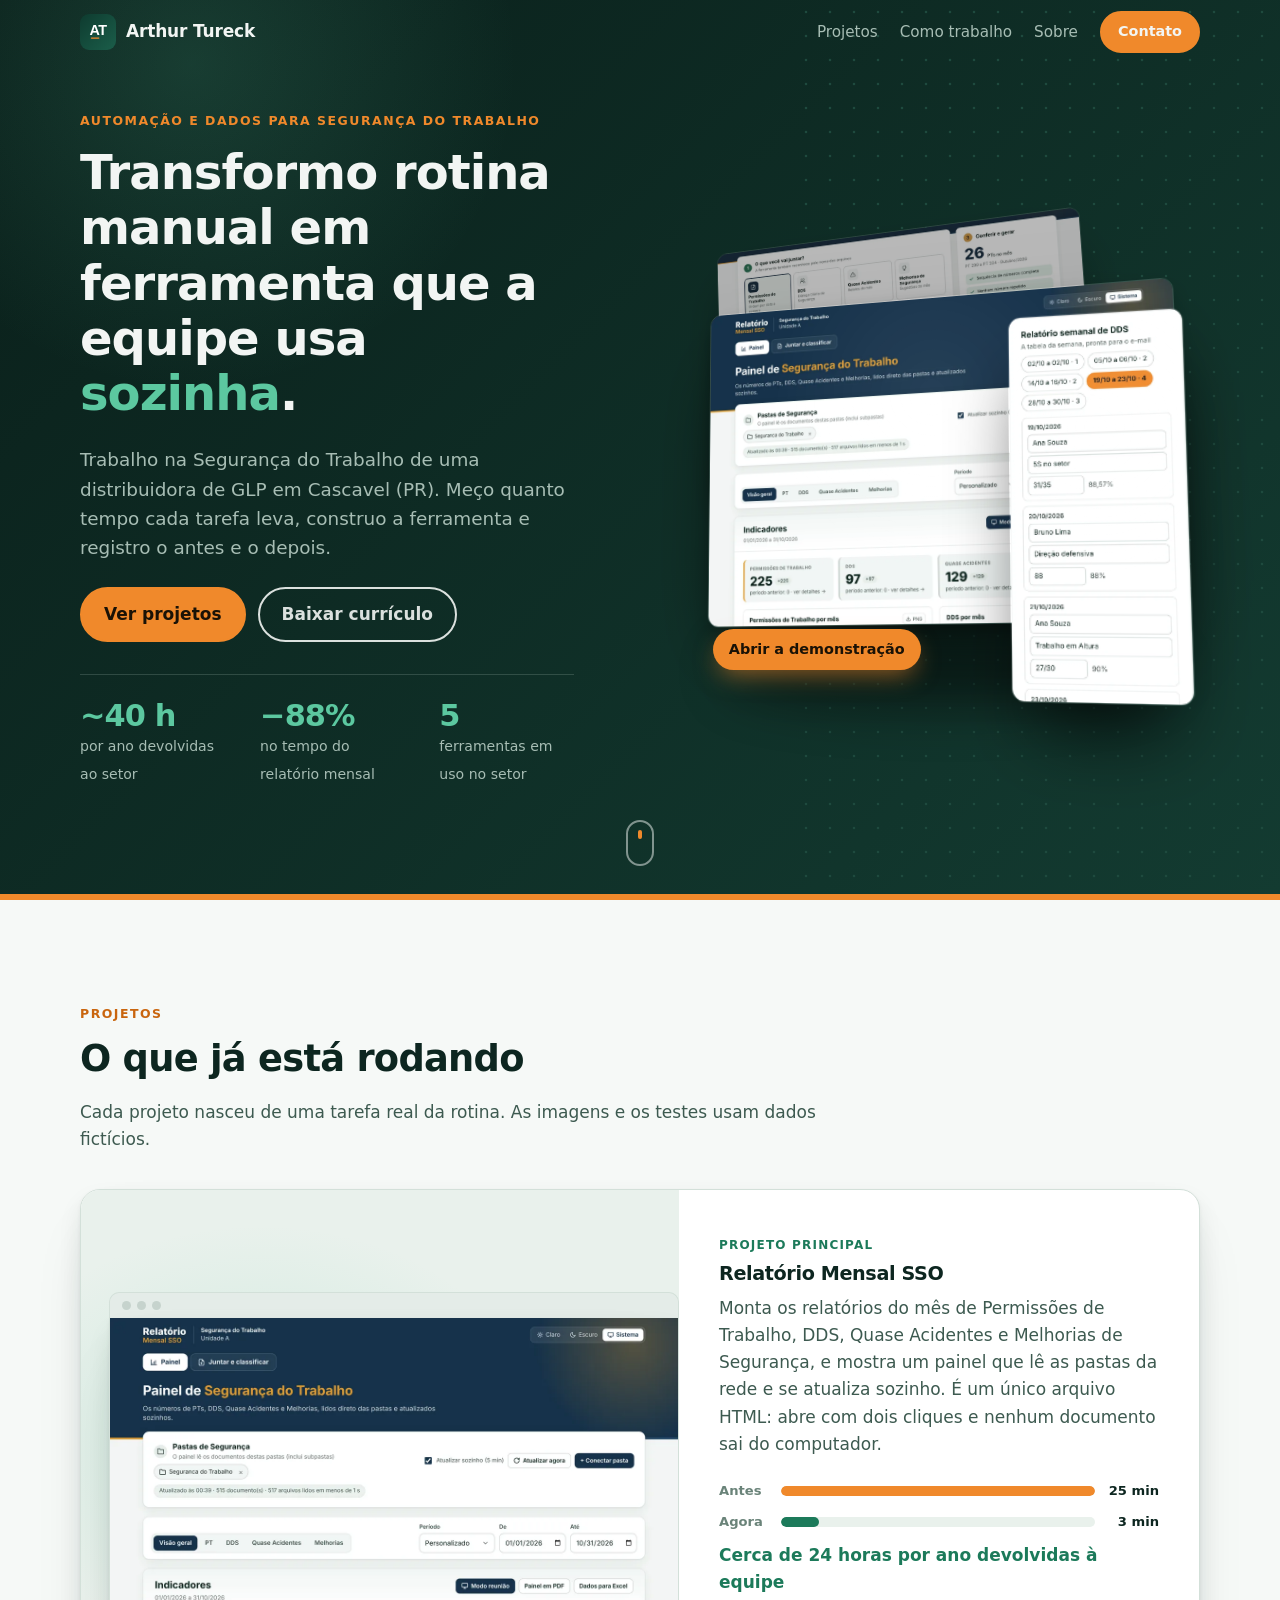
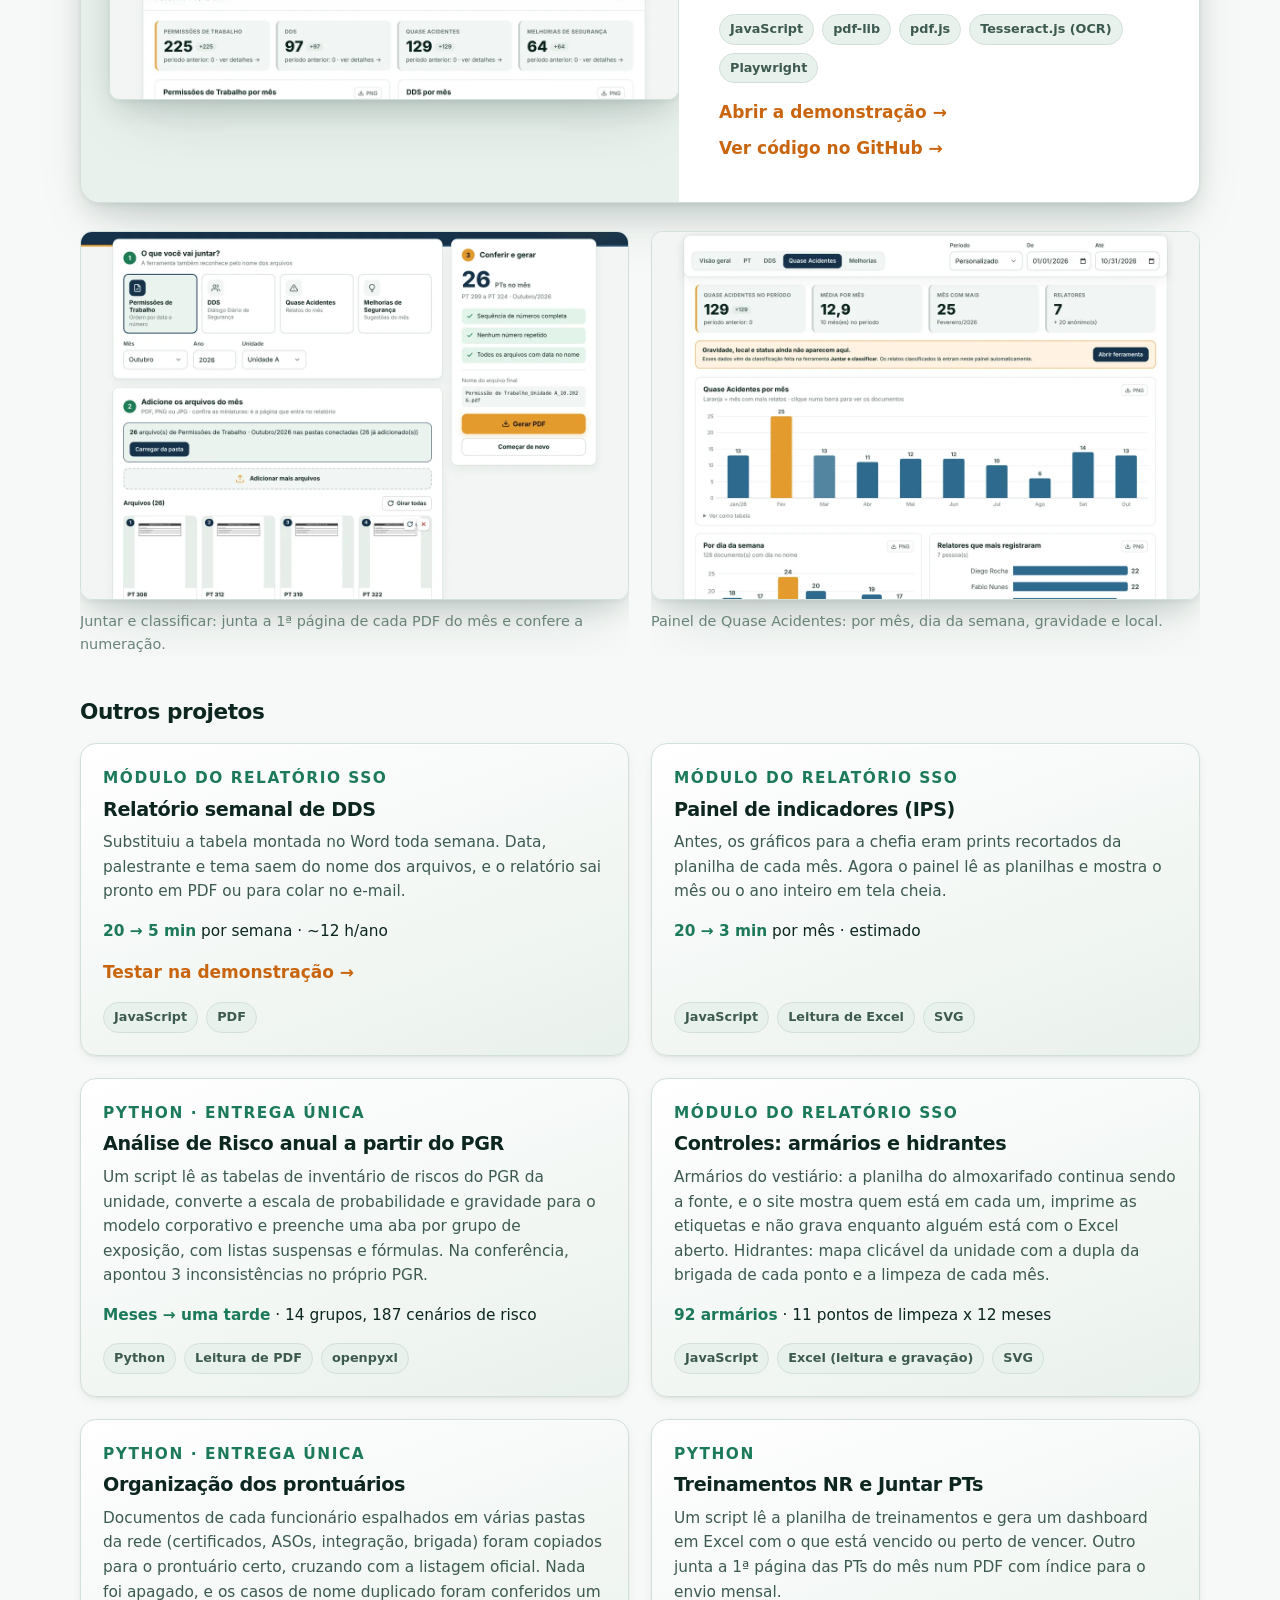
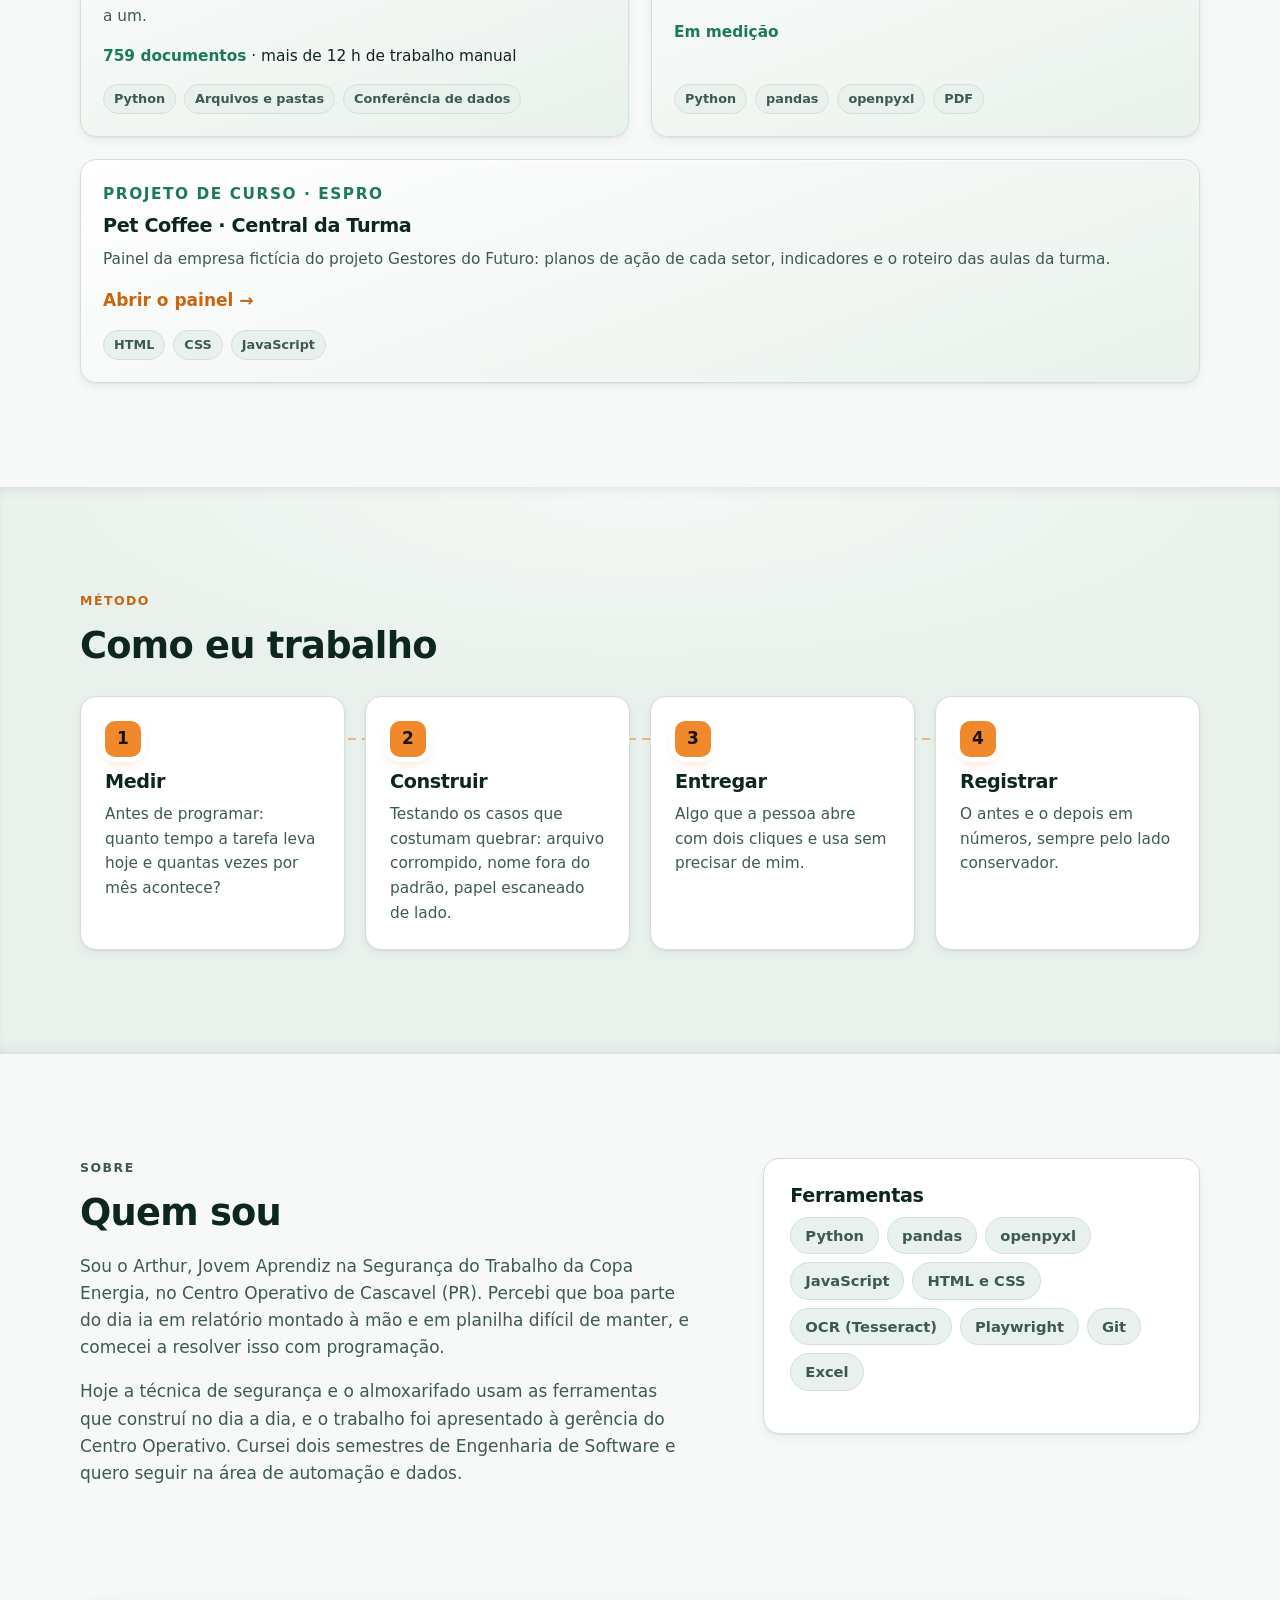
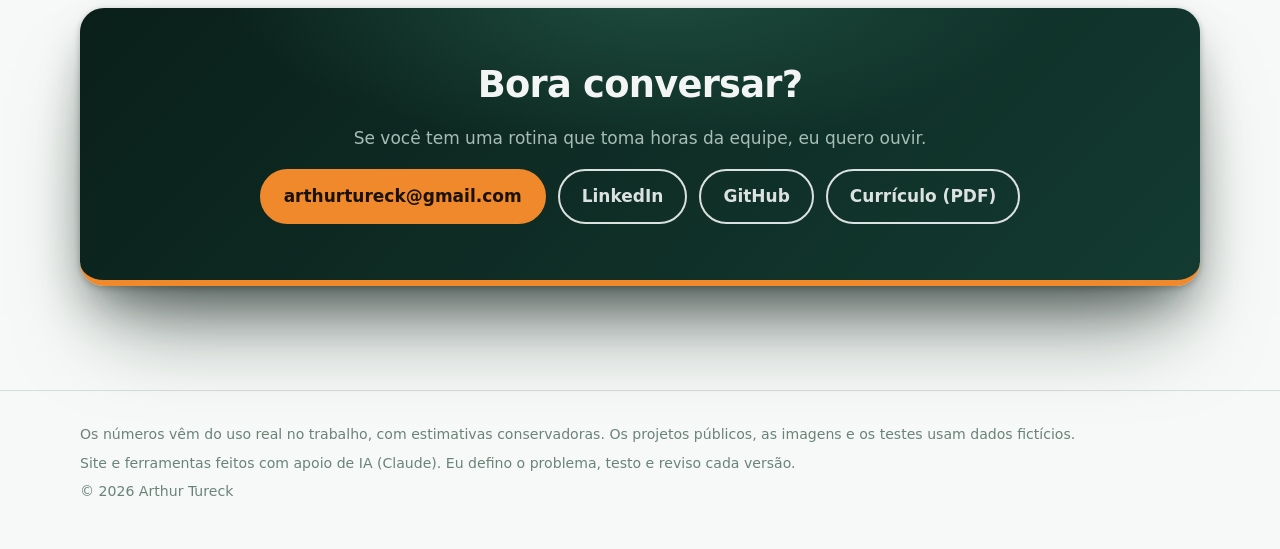
<file: index.html>
<!DOCTYPE html>
<html lang="pt-BR">
<head>
  <meta charset="utf-8">
  <meta name="viewport" content="width=device-width, initial-scale=1">
  <title>Arthur Tureck · Automação e dados para Segurança do Trabalho</title>
  <meta name="description" content="Automatizo rotinas de Segurança do Trabalho com Python e JavaScript. Cerca de 40 horas por ano devolvidas ao setor, com números conservadores.">
  <meta name="theme-color" content="#0A1F1A">
  <link rel="canonical" href="https://arthurtureck.dev.br/">
  <link rel="icon" href="assets/avatar.svg" type="image/svg+xml">
  <meta property="og:title" content="Arthur Tureck · Automação e dados para Segurança do Trabalho">
  <meta property="og:description" content="Ferramentas que tiram horas de trabalho manual da rotina de SSO, com o antes e o depois medidos.">
  <meta property="og:url" content="https://arthurtureck.dev.br/">
  <meta property="og:type" content="website">
  <meta property="og:image" content="https://arthurtureck.dev.br/assets/img/painel-visao-geral.webp">
  <script>document.documentElement.classList.add("js")</script>
  <link rel="stylesheet" href="style.css?v=5">
  <script src="script.js?v=3" defer></script>
</head>
<body>
  <a class="pular" href="#conteudo">Pular para o conteúdo</a>
  <div class="progresso" aria-hidden="true"><span></span></div>

  <header class="topo">
    <div class="largura topo-linha">
      <a class="marca" href="#inicio" aria-label="Início">
        <img src="assets/avatar.svg" alt="" width="36" height="36">
        <span>Arthur Tureck</span>
      </a>
      <nav aria-label="Principal">
        <a href="#projetos">Projetos</a>
        <a href="#como">Como trabalho</a>
        <a href="#sobre">Sobre</a>
        <a class="botao botao-pequeno" href="#contato">Contato</a>
      </nav>
    </div>
  </header>

  <main id="conteudo">
    <section class="hero" id="inicio">
      <div class="largura hero-grade">
        <div class="hero-texto">
          <p class="sobretitulo">Automação e dados para Segurança do Trabalho</p>
          <h1>Transformo rotina manual em ferramenta que a equipe usa <span class="destaque">sozinha</span>.</h1>
          <p class="lead">Trabalho na Segurança do Trabalho de uma distribuidora de GLP em Cascavel (PR). Meço quanto tempo cada tarefa leva, construo a ferramenta e registro o antes e o depois.</p>
          <div class="acoes">
            <a class="botao" href="#projetos">Ver projetos</a>
            <a class="botao botao-fantasma" href="assets/Curriculo-Arthur-Tureck.pdf" download>Baixar currículo</a>
          </div>
          <ul class="numeros" aria-label="Impacto em números">
            <li><strong>~<span data-contar="40">40</span> h</strong><span>por ano devolvidas ao setor</span></li>
            <li><strong>−<span data-contar="88">88</span>%</strong><span>no tempo do relatório mensal</span></li>
            <li><strong><span data-contar="5">5</span></strong><span>ferramentas em uso no setor</span></li>
          </ul>
        </div>
        <a class="pilha" href="demo/relatorio-mensal-sso.html?demo" aria-label="Abrir a demonstração do Relatório Mensal SSO">
          <span class="pilha-chao" aria-hidden="true"></span>
          <span class="pilha-cena">
            <img class="folha f1" src="assets/img/ferramenta-juntar.webp" alt="" width="1200" height="806">
            <img class="folha f2" src="assets/img/painel-visao-geral.webp" alt="Painel do Relatório Mensal SSO com dados fictícios" width="1200" height="806">
            <span class="brilho b2" aria-hidden="true"></span>
            <img class="folha f3" src="assets/img/relatorio-semanal-dds.webp" alt="" width="510" height="1120">
            <span class="brilho b3" aria-hidden="true"></span>
          </span>
          <span class="pilha-selo">Abrir a demonstração</span>
        </a>
      </div>
      <a class="rolar" href="#projetos" aria-label="Ir para os projetos"><span></span></a>
    </section>

    <section class="secao" id="projetos" aria-labelledby="t-projetos">
      <div class="largura">
        <p class="sobretitulo" data-revelar>Projetos</p>
        <h2 id="t-projetos" data-revelar>O que já está rodando</h2>
        <p class="secao-lead" data-revelar>Cada projeto nasceu de uma tarefa real da rotina. As imagens e os testes usam dados fictícios.</p>

        <article class="projeto projeto-destaque" data-revelar>
          <figure class="projeto-img">
            <div class="janela"><div class="janela-barra" aria-hidden="true"><i></i><i></i><i></i></div>
            <img src="assets/img/painel-visao-geral.webp" alt="Painel do Relatório Mensal SSO com gráficos do ano, usando dados fictícios" width="1200" height="806" loading="lazy"></div>
          </figure>
          <div class="projeto-texto">
            <p class="etiqueta">Projeto principal</p>
            <h3>Relatório Mensal SSO</h3>
            <p>Monta os relatórios do mês de Permissões de Trabalho, DDS, Quase Acidentes e Melhorias de Segurança, e mostra um painel que lê as pastas da rede e se atualiza sozinho. É um único arquivo HTML: abre com dois cliques e nenhum documento sai do computador.</p>
            <div class="barras" role="img" aria-label="Tempo por relatório: antes 25 minutos, agora 3 minutos">
              <div class="barra"><span class="rotulo">Antes</span><span class="trilho"><span class="enchimento antes" style="--v:1"></span></span><span class="valor">25 min</span></div>
              <div class="barra"><span class="rotulo">Agora</span><span class="trilho"><span class="enchimento agora" style="--v:.12"></span></span><span class="valor">3 min</span></div>
            </div>
            <p class="ganho">Cerca de 24 horas por ano devolvidas à equipe</p>
            <ul class="tags" aria-label="Tecnologias">
              <li>JavaScript</li><li>pdf-lib</li><li>pdf.js</li><li>Tesseract.js (OCR)</li><li>Playwright</li>
            </ul>
            <div class="links-projeto">
              <a class="link-seta" href="demo/relatorio-mensal-sso.html?demo">Abrir a demonstração</a>
              <a class="link-seta" href="https://github.com/ArthurTureck/relatorio-mensal-sso" rel="noopener">Ver código no GitHub</a>
            </div>
          </div>
        </article>

        <div class="galeria">
          <figure data-revelar>
            <img src="assets/img/ferramenta-juntar.webp" alt="Ferramenta Juntar e classificar, com dados fictícios" width="1200" height="806" loading="lazy">
            <figcaption>Juntar e classificar: junta a 1ª página de cada PDF do mês e confere a numeração.</figcaption>
          </figure>
          <figure data-revelar>
            <img src="assets/img/painel-quase-acidentes.webp" alt="Painel de Quase Acidentes por mês e gravidade, com dados fictícios" width="1200" height="806" loading="lazy">
            <figcaption>Painel de Quase Acidentes: por mês, dia da semana, gravidade e local.</figcaption>
          </figure>
        </div>

        <h3 class="subtitulo-cartoes" data-revelar>Outros projetos</h3>

        <div class="cartoes">
          <article class="cartao" data-revelar>
            <div class="cartao-corpo">
              <p class="etiqueta">Módulo do Relatório SSO</p>
              <h3>Relatório semanal de DDS</h3>
              <p>Substituiu a tabela montada no Word toda semana. Data, palestrante e tema saem do nome dos arquivos, e o relatório sai pronto em PDF ou para colar no e-mail.</p>
              <p class="numero-cartao"><strong>20 → 5 min</strong> por semana · ~12 h/ano</p>
              <a class="link-seta" href="demo/relatorio-mensal-sso.html?demo">Testar na demonstração</a>
              <ul class="tags"><li>JavaScript</li><li>PDF</li></ul>
            </div>
          </article>

          <article class="cartao" data-revelar>
            <div class="cartao-corpo">
              <p class="etiqueta">Módulo do Relatório SSO</p>
              <h3>Painel de indicadores (IPS)</h3>
              <p>Antes, os gráficos para a chefia eram prints recortados da planilha de cada mês. Agora o painel lê as planilhas e mostra o mês ou o ano inteiro em tela cheia.</p>
              <p class="numero-cartao"><strong>20 → 3 min</strong> por mês · estimado</p>
              <ul class="tags"><li>JavaScript</li><li>Leitura de Excel</li><li>SVG</li></ul>
            </div>
          </article>

          <article class="cartao" data-revelar>
            <div class="cartao-corpo">
              <p class="etiqueta">Python · entrega única</p>
              <h3>Análise de Risco anual a partir do PGR</h3>
              <p>Um script lê as tabelas de inventário de riscos do PGR da unidade, converte a escala de probabilidade e gravidade para o modelo corporativo e preenche uma aba por grupo de exposição, com listas suspensas e fórmulas. Na conferência, apontou 3 inconsistências no próprio PGR.</p>
              <p class="numero-cartao"><strong>Meses → uma tarde</strong> · 14 grupos, 187 cenários de risco</p>
              <ul class="tags"><li>Python</li><li>Leitura de PDF</li><li>openpyxl</li></ul>
            </div>
          </article>

          <article class="cartao" data-revelar>
            <div class="cartao-corpo">
              <p class="etiqueta">Módulo do Relatório SSO</p>
              <h3>Controles: armários e hidrantes</h3>
              <p>Armários do vestiário: a planilha do almoxarifado continua sendo a fonte, e o site mostra quem está em cada um, imprime as etiquetas e não grava enquanto alguém está com o Excel aberto. Hidrantes: mapa clicável da unidade com a dupla da brigada de cada ponto e a limpeza de cada mês.</p>
              <p class="numero-cartao"><strong>92 armários</strong> · 11 pontos de limpeza x 12 meses</p>
              <ul class="tags"><li>JavaScript</li><li>Excel (leitura e gravação)</li><li>SVG</li></ul>
            </div>
          </article>

          <article class="cartao" data-revelar>
            <div class="cartao-corpo">
              <p class="etiqueta">Python · entrega única</p>
              <h3>Organização dos prontuários</h3>
              <p>Documentos de cada funcionário espalhados em várias pastas da rede (certificados, ASOs, integração, brigada) foram copiados para o prontuário certo, cruzando com a listagem oficial. Nada foi apagado, e os casos de nome duplicado foram conferidos um a um.</p>
              <p class="numero-cartao"><strong>759 documentos</strong> · mais de 12 h de trabalho manual</p>
              <ul class="tags"><li>Python</li><li>Arquivos e pastas</li><li>Conferência de dados</li></ul>
            </div>
          </article>

          <article class="cartao" data-revelar>
            <div class="cartao-corpo">
              <p class="etiqueta">Python</p>
              <h3>Treinamentos NR e Juntar PTs</h3>
              <p>Um script lê a planilha de treinamentos e gera um dashboard em Excel com o que está vencido ou perto de vencer. Outro junta a 1ª página das PTs do mês num PDF com índice para o envio mensal.</p>
              <p class="numero-cartao"><strong>Em medição</strong></p>
              <ul class="tags"><li>Python</li><li>pandas</li><li>openpyxl</li><li>PDF</li></ul>
            </div>
          </article>

          <article class="cartao cartao-largo" data-revelar>
            <div class="cartao-corpo">
              <p class="etiqueta">Projeto de curso · ESPRO</p>
              <h3>Pet Coffee · Central da Turma</h3>
              <p>Painel da empresa fictícia do projeto Gestores do Futuro: planos de ação de cada setor, indicadores e o roteiro das aulas da turma.</p>
              <a class="link-seta" href="https://petcoffee.arthurtureck.dev.br/">Abrir o painel</a>
              <ul class="tags"><li>HTML</li><li>CSS</li><li>JavaScript</li></ul>
            </div>
          </article>
        </div>
      </div>
    </section>

    <section class="secao secao-alt" id="como" aria-labelledby="t-como">
      <div class="largura">
        <p class="sobretitulo" data-revelar>Método</p>
        <h2 id="t-como" data-revelar>Como eu trabalho</h2>
        <ol class="passos">
          <li data-revelar><span>1</span><h3>Medir</h3><p>Antes de programar: quanto tempo a tarefa leva hoje e quantas vezes por mês acontece?</p></li>
          <li data-revelar><span>2</span><h3>Construir</h3><p>Testando os casos que costumam quebrar: arquivo corrompido, nome fora do padrão, papel escaneado de lado.</p></li>
          <li data-revelar><span>3</span><h3>Entregar</h3><p>Algo que a pessoa abre com dois cliques e usa sem precisar de mim.</p></li>
          <li data-revelar><span>4</span><h3>Registrar</h3><p>O antes e o depois em números, sempre pelo lado conservador.</p></li>
        </ol>
      </div>
    </section>

    <section class="secao" id="sobre" aria-labelledby="t-sobre">
      <div class="largura sobre-grade">
        <div class="sobre-texto" data-revelar>
          <p class="sobretitulo" data-revelar>Sobre</p>
          <h2 id="t-sobre" data-revelar>Quem sou</h2>
          <p>Sou o Arthur, Jovem Aprendiz na Segurança do Trabalho da Copa Energia, no Centro Operativo de Cascavel (PR). Percebi que boa parte do dia ia em relatório montado à mão e em planilha difícil de manter, e comecei a resolver isso com programação.</p>
          <p>Hoje a técnica de segurança e o almoxarifado usam as ferramentas que construí no dia a dia, e o trabalho foi apresentado à gerência do Centro Operativo. Cursei dois semestres de Engenharia de Software e quero seguir na área de automação e dados.</p>
        </div>
        <div class="ferramentas" data-revelar>
          <h3>Ferramentas</h3>
          <ul class="tags tags-grandes">
            <li>Python</li><li>pandas</li><li>openpyxl</li><li>JavaScript</li><li>HTML e CSS</li><li>OCR (Tesseract)</li><li>Playwright</li><li>Git</li><li>Excel</li>
          </ul>
        </div>
      </div>
    </section>

    <section class="contato" id="contato" aria-labelledby="t-contato">
      <div class="largura contato-caixa" data-revelar>
        <h2 id="t-contato">Bora conversar?</h2>
        <p>Se você tem uma rotina que toma horas da equipe, eu quero ouvir.</p>
        <div class="acoes">
          <a class="botao" href="mailto:arthurtureck@gmail.com">arthurtureck@gmail.com</a>
          <a class="botao botao-fantasma" href="https://www.linkedin.com/in/arthur-tureck-86b317287/" rel="noopener">LinkedIn</a>
          <a class="botao botao-fantasma" href="https://github.com/ArthurTureck" rel="noopener">GitHub</a>
          <a class="botao botao-fantasma" href="assets/Curriculo-Arthur-Tureck.pdf" download>Currículo (PDF)</a>
        </div>
      </div>
    </section>
  </main>

  <footer class="rodape">
    <div class="largura">
      <p>Os números vêm do uso real no trabalho, com estimativas conservadoras. Os projetos públicos, as imagens e os testes usam dados fictícios.</p>
      <p>Site e ferramentas feitos com apoio de IA (Claude). Eu defino o problema, testo e reviso cada versão.</p>
      <p>© <span id="ano">2026</span> Arthur Tureck</p>
    </div>
  </footer>
</body>
</html>
</file>
<file: style.css>
/* Arthur Tureck · portfólio
   Paleta própria (a mesma do GitHub): verde-escuro, laranja e menta. */
:root {
  --fundo: #F6F9F7;
  --fundo-alt: #E9F1EC;
  --cartao: #FFFFFF;
  --borda: #D3E0D9;
  --texto: #0D2620;
  --suave: #3D5A50;
  --fraco: #6A8379;
  --laranja: #C9650E;
  --laranja-forte: #F0892B;
  --menta: #1C7A5A;
  --hero-1: #0A1F1A;
  --hero-2: #133B31;
  --hero-texto: #F2F5F3;
  --hero-suave: #A7BDB4;
  --raio: 16px;
  --sombra: 0 1px 2px rgba(13, 38, 32, .06), 0 8px 24px rgba(13, 38, 32, .06);
  --fonte: 'Inter', 'Segoe UI', system-ui, -apple-system, 'Helvetica Neue', Arial, sans-serif;
  color-scheme: light dark;
}
@media (prefers-color-scheme: dark) {
  :root {
    --fundo: #0A1F1A;
    --fundo-alt: #0F2A23;
    --cartao: #0F2A23;
    --borda: #1F4A3E;
    --texto: #F2F5F3;
    --suave: #A7BDB4;
    --fraco: #6E8A80;
    --laranja: #F0892B;
    --menta: #5CC8A0;
    --sombra: none;
  }
}

* { box-sizing: border-box; }
html { scroll-behavior: smooth; scroll-padding-top: 64px; }
@media (prefers-reduced-motion: reduce) { html { scroll-behavior: auto; } }
body {
  margin: 0;
  background: var(--fundo);
  color: var(--texto);
  font-family: var(--fonte);
  font-size: 17px;
  line-height: 1.6;
  -webkit-font-smoothing: antialiased;
}
img { max-width: 100%; display: block; }
a { color: inherit; }
h1, h2, h3 { line-height: 1.15; letter-spacing: -0.02em; margin: 0 0 .5em; }
h1 { font-size: clamp(2rem, 4.6vw, 3.4rem); font-weight: 800; }
h2 { font-size: clamp(1.6rem, 3vw, 2.3rem); font-weight: 800; }
h3 { font-size: 1.2rem; font-weight: 700; }
p { margin: 0 0 1em; }

.largura { width: min(1120px, 100% - 40px); margin-inline: auto; }
.pular { position: absolute; left: -999px; top: 8px; background: var(--laranja-forte); color: #111; padding: 8px 14px; border-radius: 8px; z-index: 10; }
.pular:focus { left: 12px; }
:focus-visible { outline: 3px solid var(--laranja-forte); outline-offset: 3px; border-radius: 6px; }

/* Topo */
.topo {
  position: fixed; top: 0; left: 0; right: 0; z-index: 5;
  background: transparent;
  border-bottom: 1px solid transparent;
  color: var(--hero-texto);
  transition: background .3s ease, border-color .3s ease, box-shadow .3s ease;
}
.topo.rolado, html:not(.js) .topo {
  background: color-mix(in srgb, var(--hero-1) 90%, transparent);
  backdrop-filter: blur(12px);
  border-bottom-color: #1F4A3E;
  box-shadow: 0 6px 24px rgba(0, 0, 0, .18);
}
.topo-linha { transition: height .3s ease; }
.topo.rolado .topo-linha { height: 56px; }
nav a.ativo { color: var(--hero-texto); }
nav a:not(.botao) { position: relative; }
nav a:not(.botao)::after {
  content: ""; position: absolute; left: 0; right: 0; bottom: -6px; height: 2px; border-radius: 2px;
  background: var(--laranja-forte); transform: scaleX(0); transition: transform .25s ease;
}
nav a.ativo::after, nav a:not(.botao):hover::after { transform: scaleX(1); }

/* Barra de progresso da leitura */
.progresso { position: fixed; top: 0; left: 0; right: 0; height: 3px; z-index: 6; pointer-events: none; }
.progresso span { display: block; height: 100%; background: var(--laranja-forte); transform-origin: left; transform: scaleX(0); }
.topo-linha { display: flex; align-items: center; justify-content: space-between; height: 64px; gap: 16px; }
.marca { display: flex; align-items: center; gap: 10px; font-weight: 800; text-decoration: none; letter-spacing: -0.01em; }
.marca img { border-radius: 9px; }
nav { display: flex; align-items: center; gap: 22px; font-size: .95rem; }
nav a { text-decoration: none; color: var(--hero-suave); }
nav a:hover { color: var(--hero-texto); }
@media (max-width: 640px) { nav a:not(.botao) { display: none; } }

/* Botões */
.botao {
  display: inline-flex; align-items: center; justify-content: center;
  padding: 12px 22px; border-radius: 999px;
  background: var(--laranja-forte); color: #1A1206;
  font-weight: 700; text-decoration: none; border: 2px solid var(--laranja-forte);
  transition: transform .15s ease, background .15s ease;
}
.botao:hover { transform: translateY(-1px); background: #F59C47; }
.botao-pequeno { padding: 7px 16px; font-size: .9rem; }
nav .botao { color: #1A1206; }
.botao-fantasma { background: transparent; color: inherit; border-color: currentColor; opacity: .9; }
.botao-fantasma:hover { background: rgba(255, 255, 255, .08); }
.acoes { display: flex; flex-wrap: wrap; gap: 12px; margin-top: 8px; }

/* Hero */
.hero {
  position: relative; overflow: hidden;
  background: linear-gradient(135deg, var(--hero-1), var(--hero-2));
  color: var(--hero-texto);
  min-height: 100svh; display: flex; align-items: center;
  padding: 120px 0 96px;
  border-bottom: 6px solid var(--laranja-forte);
}
.hero::before {
  content: ""; position: absolute; width: 60vmax; height: 60vmax; left: -15vmax; top: -25vmax;
  background: radial-gradient(circle, rgba(92, 200, 160, .16), transparent 60%);
  transform: translateY(calc(var(--desloca, 0px) * .6)); pointer-events: none;
  animation: respira 9s ease-in-out infinite alternate;
}
@keyframes respira { to { transform: translate(6vmax, calc(var(--desloca, 0px) * .6 + 4vmax)) scale(1.1); } }
.hero-texto, .numeros { transform: translateY(calc(var(--desloca, 0px) * -.25)); opacity: var(--some, 1); }
.hero::after {
  content: ""; position: absolute; top: 0; right: 0; bottom: 0; width: 38%;
  background-image: radial-gradient(#1E4A3E 1.4px, transparent 1.6px);
  background-size: 24px 24px; pointer-events: none;
  transform: translateY(calc(var(--desloca, 0px) * .4));
}
.rolar {
  position: absolute; left: 50%; bottom: 28px; translate: -50% 0; z-index: 1;
  width: 28px; height: 46px; border: 2px solid rgba(242, 245, 243, .5); border-radius: 16px;
  opacity: var(--some, 1);
}
.rolar span {
  position: absolute; left: 50%; top: 8px; width: 4px; height: 9px; margin-left: -2px; border-radius: 2px;
  background: var(--laranja-forte); animation: rola 1.8s ease-in-out infinite;
}
@keyframes rola { 0% { opacity: 0; transform: translateY(0); } 30% { opacity: 1; } 100% { opacity: 0; transform: translateY(16px); } }
.hero > .largura { position: relative; z-index: 1; }
.hero-grade { display: grid; grid-template-columns: 1.35fr 1fr; gap: clamp(32px, 6vw, 72px); align-items: center; }
@media (max-width: 860px) { .hero-grade { grid-template-columns: 1fr; } }
.sobretitulo { text-transform: uppercase; letter-spacing: .12em; font-size: .78rem; font-weight: 700; color: var(--laranja); margin-bottom: 14px; }
.hero .sobretitulo { color: var(--laranja-forte); }
.destaque { color: #5CC8A0; }
.lead { font-size: 1.15rem; color: var(--hero-suave); max-width: 38em; margin-bottom: 24px; }
.hero .botao-fantasma { color: var(--hero-texto); }

.numeros { list-style: none; margin: 0; padding: 0; display: grid; gap: 14px; }
.numeros li {
  background: rgba(15, 42, 35, .75); border: 1px solid #1F4A3E; border-radius: var(--raio);
  padding: 18px 22px; display: grid; grid-template-columns: auto 1fr; align-items: center; gap: 18px;
}
.numeros strong { font-size: 2.2rem; font-weight: 800; letter-spacing: -0.03em; color: #5CC8A0; min-width: 3.6ch; }
.numeros li > span { color: var(--hero-suave); font-size: .98rem; line-height: 1.4; }

/* Seções */
.secao { padding: clamp(64px, 9vw, 104px) 0; }
.secao-alt { background: var(--fundo-alt); }
.secao-lead { color: var(--suave); max-width: 44em; margin-bottom: 36px; }

/* Projeto em destaque */
.projeto {
  display: grid; grid-template-columns: 1.15fr 1fr; gap: 0;
  background: var(--cartao); border: 1px solid var(--borda); border-radius: calc(var(--raio) + 4px);
  overflow: hidden; box-shadow: var(--sombra); margin-bottom: 28px;
}
@media (max-width: 900px) { .projeto { grid-template-columns: 1fr; } }
.projeto-img { margin: 0; background: var(--fundo-alt); display: flex; align-items: center; padding: 20px; }
.projeto-img img { border-radius: 10px; border: 1px solid var(--borda); }
.projeto-texto { padding: clamp(24px, 4vw, 40px); }
.projeto-texto p { color: var(--suave); }
.etiqueta { display: inline-block; font-size: .75rem; font-weight: 700; text-transform: uppercase; letter-spacing: .1em; color: var(--menta) !important; margin-bottom: 8px; }

.antes-depois { display: grid; grid-template-columns: repeat(3, 1fr); gap: 10px; margin: 20px 0; }
.antes-depois div { border: 1px solid var(--borda); border-radius: 12px; padding: 10px 14px; }
.antes-depois dt { font-size: .75rem; text-transform: uppercase; letter-spacing: .08em; color: var(--fraco); font-weight: 700; }
.antes-depois dd { margin: 2px 0 0; font-weight: 700; font-size: 1rem; }
.antes-depois div:nth-child(2) dd, .antes-depois div:nth-child(3) dd { color: var(--menta); }

.tags { list-style: none; padding: 0; margin: 0 0 16px; display: flex; flex-wrap: wrap; gap: 8px; }
.tags li { font-size: .8rem; font-weight: 600; padding: 4px 10px; border-radius: 999px; background: var(--fundo-alt); border: 1px solid var(--borda); color: var(--suave); }
.tags-grandes li { font-size: .92rem; padding: 6px 14px; }
.link-seta { font-weight: 700; color: var(--laranja); text-decoration: none; }
.link-seta::after { content: " →"; }
.links-projeto { display: flex; flex-wrap: wrap; gap: 8px 22px; }
.link-seta:hover { text-decoration: underline; }

/* Cartões */
.cartoes { display: grid; grid-template-columns: repeat(2, 1fr); gap: 22px; }
@media (max-width: 640px) { .cartoes { grid-template-columns: 1fr; } }
.cartao-largo { grid-column: 1 / -1; }
.cartao {
  background: var(--cartao); border: 1px solid var(--borda); border-radius: var(--raio);
  overflow: hidden; box-shadow: var(--sombra); display: flex; flex-direction: column;
}
.cartao { background: linear-gradient(160deg, var(--cartao), var(--fundo-alt)); }
.subtitulo-cartoes { margin: 44px 0 18px; font-size: 1.35rem; }
.galeria { display: grid; grid-template-columns: 1fr 1fr; gap: 22px; }
@media (max-width: 700px) { .galeria { grid-template-columns: 1fr; } }
.galeria figure { margin: 0; }
.galeria img { width: 100%; height: auto; border-radius: 12px; border: 1px solid var(--borda); box-shadow: var(--sombra); }
.galeria figcaption { font-size: .9rem; color: var(--fraco); margin-top: 10px; }
.projeto-img img { width: 100%; height: auto; }
.cartao-corpo { padding: 22px; display: flex; flex-direction: column; flex: 1; }
.cartao-corpo p { color: var(--suave); font-size: .96rem; }
.cartao-corpo .tags { margin-top: auto; margin-bottom: 0; }
.cartao-corpo .link-seta { margin-bottom: 16px; }
.numero-cartao { color: var(--texto) !important; }
.numero-cartao strong { color: var(--menta); }

/* Passos */
.passos { list-style: none; padding: 0; margin: 28px 0 0; display: grid; grid-template-columns: repeat(4, 1fr); gap: 20px; counter-reset: p; }
@media (max-width: 900px) { .passos { grid-template-columns: 1fr 1fr; } }
@media (max-width: 520px) { .passos { grid-template-columns: 1fr; } }
.passos li { background: var(--cartao); border: 1px solid var(--borda); border-radius: var(--raio); padding: 24px; }
.passos span {
  display: inline-grid; place-items: center; width: 36px; height: 36px; border-radius: 10px;
  background: var(--laranja-forte); color: #1A1206; font-weight: 800; margin-bottom: 14px;
}
.passos p { color: var(--suave); font-size: .96rem; margin: 0; }

/* Sobre */
.sobre-grade { display: grid; grid-template-columns: 1.4fr 1fr; gap: clamp(28px, 6vw, 72px); align-items: start; }
@media (max-width: 860px) { .sobre-grade { grid-template-columns: 1fr; } }
.sobre-grade p { color: var(--suave); }
.ferramentas { background: var(--cartao); border: 1px solid var(--borda); border-radius: var(--raio); padding: 26px; }

/* Contato */
.contato { padding: 0 0 clamp(64px, 9vw, 104px); }
.contato-caixa {
  background: linear-gradient(135deg, var(--hero-1), var(--hero-2)); color: var(--hero-texto);
  border-radius: calc(var(--raio) + 8px); padding: clamp(32px, 6vw, 56px); text-align: center;
  border-bottom: 6px solid var(--laranja-forte);
}
.contato-caixa p { color: var(--hero-suave); }
.contato-caixa .acoes { justify-content: center; }
.contato-caixa .botao-fantasma { color: var(--hero-texto); }

/* Rodapé */
.rodape { border-top: 1px solid var(--borda); padding: 32px 0 40px; font-size: .88rem; color: var(--fraco); }
.rodape p { margin: 0 0 6px; }

/* Entrada ao rolar */
.js [data-revelar] {
  opacity: 0; transform: translateY(28px);
  transition: opacity .7s cubic-bezier(.2, .7, .2, 1) var(--atraso, 0ms), transform .7s cubic-bezier(.2, .7, .2, 1) var(--atraso, 0ms);
}
.js [data-revelar].visivel { opacity: 1; transform: none; }
.hero .numeros li[data-revelar] { transform: translateX(28px); }
.hero .numeros li[data-revelar].visivel { transform: none; }

/* Interações dos cartões e imagens */
.cartao, .passos li, .projeto { transition: transform .25s ease, box-shadow .25s ease, border-color .25s ease; }
.js .cartao.visivel:hover, .js .passos li.visivel:hover { transform: translateY(-4px); border-color: var(--menta); box-shadow: 0 14px 34px rgba(13, 38, 32, .12); }
.projeto-img, .galeria figure { overflow: hidden; }
.projeto-img img, .galeria img { transition: transform .6s ease; }
.projeto:hover .projeto-img img, .galeria figure:hover img { transform: scale(1.03); }

/* Barras antes x agora */
.barras { display: grid; gap: 10px; margin: 22px 0 10px; }
.ganho { font-weight: 700; color: var(--menta) !important; margin-bottom: 18px; }
.barra { display: grid; grid-template-columns: 52px 1fr 54px; align-items: center; gap: 10px; font-size: .82rem; color: var(--fraco); font-weight: 600; }
.trilho { height: 10px; border-radius: 99px; background: var(--fundo-alt); overflow: hidden; }
.enchimento { display: block; height: 100%; border-radius: 99px; width: calc(var(--v) * 100%); transform-origin: left; }
.enchimento.antes { background: var(--laranja-forte); }
.enchimento.agora { background: var(--menta); }
.valor { text-align: right; color: var(--texto); }
.js .projeto .enchimento { transform: scaleX(0); transition: transform 1.1s cubic-bezier(.2, .7, .2, 1) .35s; }
.js .projeto.visivel .enchimento { transform: scaleX(1); }
.js .projeto.visivel .enchimento.agora { transition-delay: .7s; }

@media (prefers-reduced-motion: reduce) {
  .js [data-revelar], .hero .numeros li[data-revelar] { opacity: 1; transform: none; transition: none; }
  .hero::before, .rolar span { animation: none; }
  .js .projeto .enchimento { transform: none; transition: none; }
}

/* ===================== Profundidade (v2) =====================
   Três níveis de elevação com sombra verde (não cinza) e uma borda de luz no topo.
   A peça de destaque é a pilha de telas no hero: as ferramentas como folhas empilhadas. */
:root {
  --elev-1: 0 1px 0 rgba(255,255,255,.7) inset, 0 1px 2px rgba(10,40,32,.06), 0 4px 12px -2px rgba(10,40,32,.07);
  --elev-2: 0 1px 0 rgba(255,255,255,.8) inset, 0 2px 4px rgba(10,40,32,.05), 0 12px 28px -6px rgba(10,40,32,.14), 0 30px 60px -24px rgba(10,40,32,.18);
  --elev-3: 0 2px 6px rgba(4,20,15,.25), 0 24px 48px -12px rgba(4,20,15,.45), 0 60px 90px -30px rgba(4,20,15,.55);
}
@media (prefers-color-scheme: dark) {
  :root {
    --elev-1: 0 1px 0 rgba(255,255,255,.05) inset, 0 6px 16px -6px rgba(0,0,0,.5);
    --elev-2: 0 1px 0 rgba(255,255,255,.07) inset, 0 18px 40px -12px rgba(0,0,0,.65);
  }
}

/* Hero: texto à esquerda, pilha de telas à direita */
.numeros {
  display: flex; flex-wrap: wrap; gap: 10px 34px; margin-top: 40px; padding-top: 24px;
  border-top: 1px solid rgba(167, 189, 180, .22);
}
.numeros li { background: none; border: 0; padding: 0; display: block; }
.numeros strong { display: block; font-size: 2rem; min-width: 0; line-height: 1.1; }
.numeros li > span { font-size: .88rem; }


/* Seções: luz suave vinda de cima, para separar planos */
.secao { position: relative; }
.secao-alt {
  background:
    radial-gradient(1000px 300px at 50% 0, rgba(255,255,255,.55), transparent 70%),
    var(--fundo-alt);
  box-shadow: inset 0 10px 18px -14px rgba(10,40,32,.18), inset 0 -10px 18px -14px rgba(10,40,32,.18);
}
@media (prefers-color-scheme: dark) {
  .secao-alt { background: radial-gradient(1000px 300px at 50% 0, rgba(92,200,160,.06), transparent 70%), var(--fundo-alt); }
}

/* Elevação: destaque no nível 2, o resto no nível 1 */
.projeto { box-shadow: var(--elev-2); }
.cartao, .passos li, .ferramentas { box-shadow: var(--elev-1); }
.js .cartao.visivel:hover, .js .passos li.visivel:hover { box-shadow: var(--elev-2); }

/* Print do projeto principal em moldura de janela, saindo do painel */
.projeto-img { padding: 28px 0 28px 28px; background:
  radial-gradient(400px 300px at 30% 40%, rgba(92,200,160,.18), transparent 70%), var(--fundo-alt); }
.projeto-img img {
  border-radius: 0 0 10px 10px; border-top: 0;
  box-shadow: var(--elev-2);
}
.projeto-img::before { content: none; }
.janela { position: relative; width: calc(100% + 28px); transform: translateX(0); }
.janela-barra {
  display: flex; gap: 6px; align-items: center; height: 26px; padding: 0 12px;
  background: #E4ECE8; border: 1px solid var(--borda); border-bottom: 0; border-radius: 10px 10px 0 0;
}
.janela-barra i { width: 9px; height: 9px; border-radius: 50%; background: #C6D3CD; }
@media (prefers-color-scheme: dark) { .janela-barra { background: #17332B; } .janela-barra i { background: #2C5045; } }
@media (max-width: 900px) { .projeto-img { padding: 20px; } .janela { width: 100%; } }

/* Galeria: cada print levemente acima do fundo */
.galeria img { box-shadow: var(--elev-2); }

/* Passos: é uma sequência, então uma linha liga os números */
.passos { position: relative; }
@media (min-width: 901px) {
  .passos::before {
    content: ""; position: absolute; left: 44px; right: 44px; top: 42px; height: 2px;
    background: repeating-linear-gradient(90deg, var(--laranja-forte) 0 8px, transparent 8px 14px); opacity: .55;
  }
  .passos li { position: relative; }
}
.passos span { box-shadow: 0 0 0 5px var(--cartao), 0 6px 14px -4px rgba(240,137,43,.55); position: relative; }

/* Contato: caixa escura flutuando acima da página */
.contato-caixa { box-shadow: var(--elev-3); position: relative; overflow: hidden; }
.contato-caixa::before {
  content: ""; position: absolute; inset: 0; pointer-events: none;
  background: radial-gradient(600px 240px at 50% -10%, rgba(92,200,160,.22), transparent 70%);
}
.contato-caixa > * { position: relative; }
/* ajustes de proporção da pilha e dos números */
@media (min-width: 861px) { .hero-grade { grid-template-columns: 1fr 1.12fr; } }
.numeros { display: grid; grid-template-columns: repeat(3, auto); justify-content: start; gap: 8px 36px; }
.numeros strong { font-size: 1.9rem; }
@media (max-width: 520px) { .numeros { grid-template-columns: 1fr 1fr; } }
.hero h1 { font-size: clamp(2rem, 4vw, 3rem); }
.hero { padding-top: 100px; }
.numeros { margin-top: 32px; }
.numeros strong { white-space: nowrap; }
@media (max-width: 860px) { .hero .rolar { display: none; } }

/* ===== Pilha de telas do hero (v3) =====
   Como o Atropos e o efeito da Apple TV: a cena inteira gira como um objeto só
   (preserve-3d), cada tela fica numa profundidade (translateZ), e o movimento
   segue o mouse com suavização a cada quadro, em vez de transição de CSS. */
.pilha {
  position: relative; display: block; aspect-ratio: 1; perspective: 1300px; perspective-origin: 50% 40%;
  --rx: 0; --ry: 0; --abre: 0; --gx: 50%; --gy: 30%;
}
.pilha-cena {
  position: absolute; inset: 0; transform-style: preserve-3d;
  transform: rotateX(calc(9deg + var(--rx) * 1deg)) rotateY(calc(-16deg + var(--ry) * 1deg)) scale(calc(1 + var(--abre) * .03));
  will-change: transform;
}
.pilha .folha {
  position: absolute; border-radius: 12px; height: auto; display: block;
  border: 1px solid rgba(255,255,255,.16); backface-visibility: hidden;
}
.pilha .f1 { width: 76%; left: 2%; top: 4%;
  transform: translateZ(calc(-90px - var(--abre) * 40px)) rotateZ(-3deg);
  filter: brightness(.72) saturate(.75); box-shadow: 0 30px 60px -20px rgba(0,0,0,.6); }
.pilha .f2 { width: 88%; left: 8%; top: 22%;
  transform: translateZ(calc(var(--abre) * 10px)) rotateZ(-1deg);
  box-shadow: 0 40px 80px -24px rgba(0,0,0,.7), 0 10px 24px -8px rgba(0,0,0,.45); }
.pilha .f3 { width: 29%; right: 2%; top: 30%;
  transform: translateZ(calc(80px + var(--abre) * 50px));
  box-shadow: 0 40px 70px -20px rgba(0,0,0,.75); }
.pilha .brilho {
  position: absolute; pointer-events: none; border-radius: 12px;
  background: radial-gradient(circle at var(--gx) var(--gy), rgba(255,255,255,.32), rgba(255,255,255,0) 50%);
  opacity: calc(.2 + var(--abre) * .8);
}
.pilha .b2 { width: 88%; left: 8%; top: 22%; aspect-ratio: 1200 / 806; transform: translateZ(calc(1px + var(--abre) * 10px)) rotateZ(-1deg); }
.pilha .b3 { width: 29%; right: 2%; top: 30%; aspect-ratio: 510 / 1120; transform: translateZ(calc(81px + var(--abre) * 50px)); }
.pilha-chao { /* sombra no chão: anda para o lado oposto da inclinação */
  position: absolute; left: 14%; right: 6%; bottom: 4%; height: 12%; border-radius: 50%;
  background: rgba(0,0,0,.55); filter: blur(28px);
  transform: translateX(calc(var(--ry) * -1.4px)) scaleX(calc(1 - var(--abre) * .08));
  opacity: calc(.85 - var(--abre) * .25);
}
.pilha-selo {
  position: absolute; left: 12%; bottom: 10%; z-index: 2;
  background: var(--laranja-forte); color: #1A1206; font-weight: 700; font-size: .9rem;
  padding: 9px 16px; border-radius: 999px; box-shadow: 0 10px 24px -6px rgba(240,137,43,.6);
  transform: translateY(calc(var(--abre) * -4px));
}
.pilha:focus-visible { outline-offset: 8px; }
@media (max-width: 860px) {
  .pilha { aspect-ratio: 1.1; margin-top: 8px; }
  .pilha-cena { transform: rotateX(8deg) rotateY(-10deg); }
}
/* Retorno ao passar o mouse que não depende de movimento (vale também para "reduzir movimento") */
.pilha:hover .pilha-selo, .pilha:focus-visible .pilha-selo { background: #F59C47; box-shadow: 0 0 0 4px rgba(240,137,43,.25), 0 10px 24px -6px rgba(240,137,43,.6); }
.pilha:hover .f2, .pilha:focus-visible .f2 { border-color: rgba(92,200,160,.55); }
/* Quem pede transparência reduzida (Windows: "Efeitos de transparência" desligado) vê o topo sólido */
@media (prefers-reduced-transparency: reduce) {
  .topo.rolado, html:not(.js) .topo { background: var(--hero-1); backdrop-filter: none; }
}
</file>
